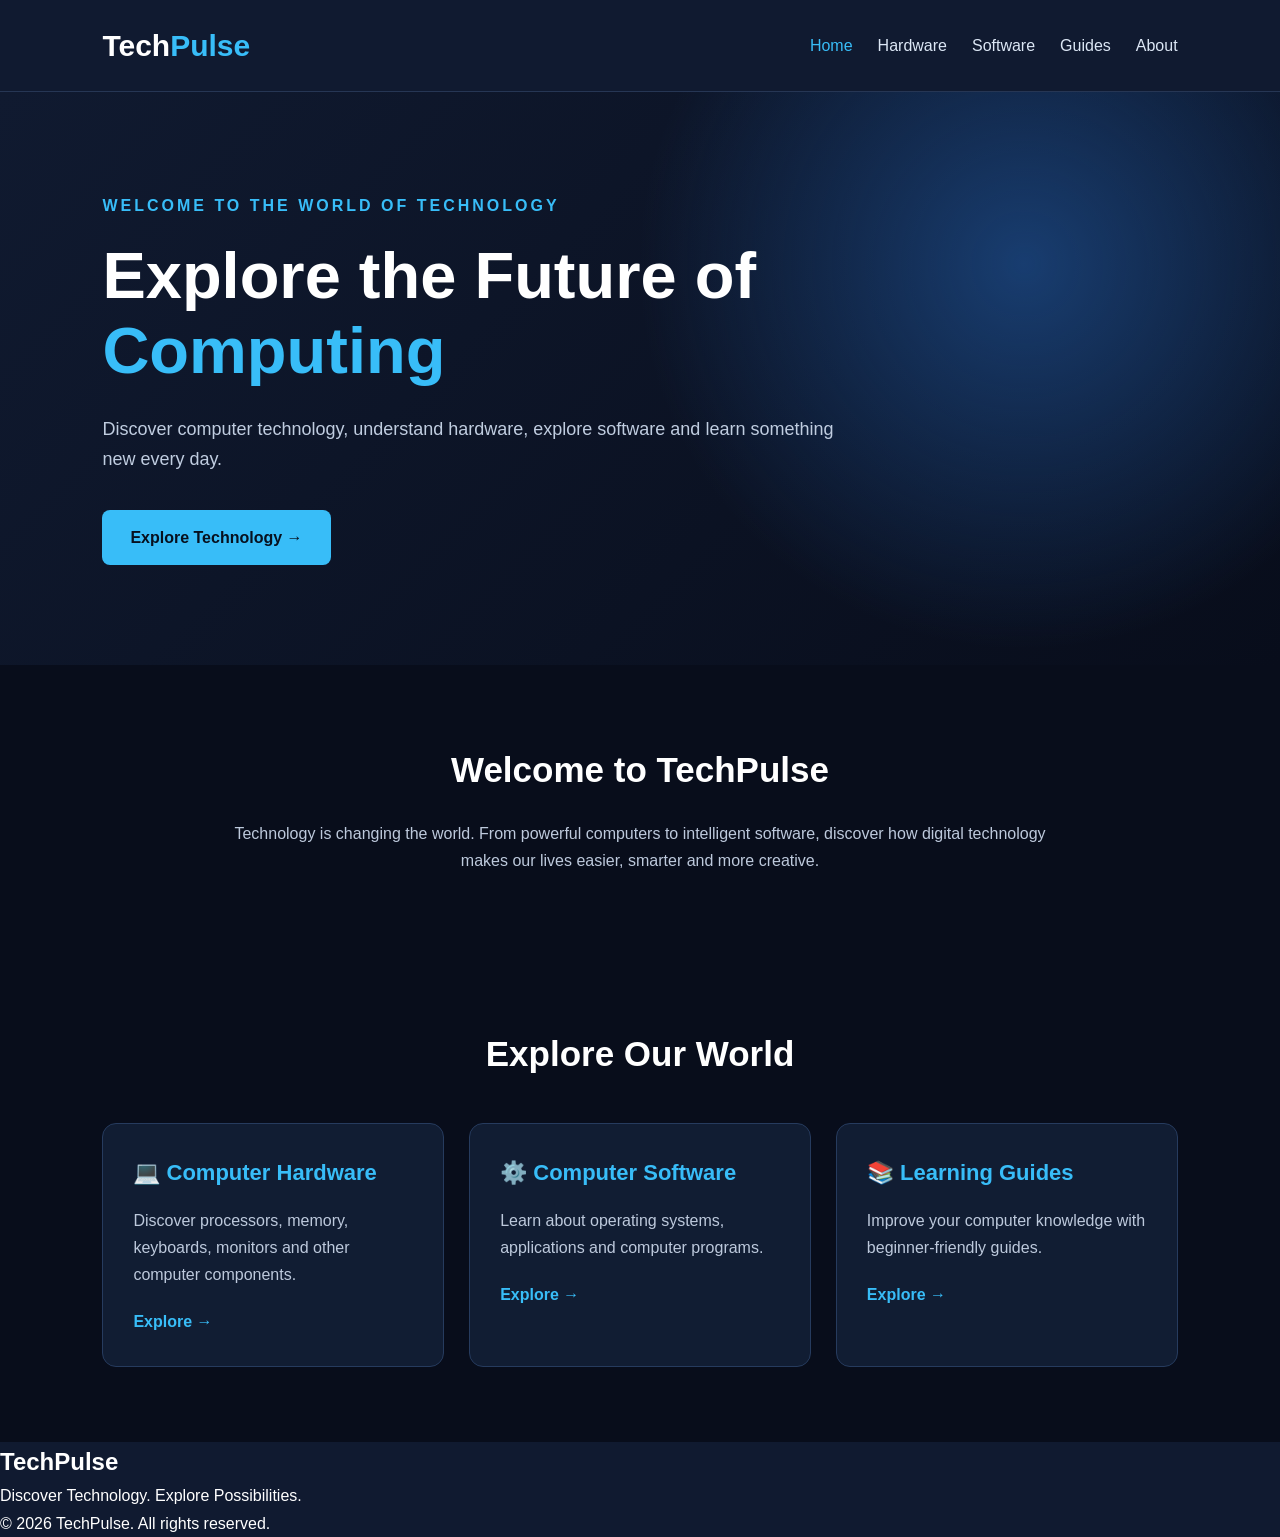
<file: index.html>
<!DOCTYPE html>
<html lang="en">
<head>
    <meta charset="UTF-8">
    <meta name="viewport" content="width=device-width, initial-scale=1.0">

    <title>TechPulse | Explore Technology</title>

    <link rel="stylesheet" href="style.css">
</head>

<body>

    <!-- Navigation -->
    <header>
        <nav class="navbar">
            <h1 class="logo">Tech<span>Pulse</span></h1>

            <ul class="nav-links">
                <li><a href="index.html">Home</a></li>
                <li><a href="hardware.html">Hardware</a></li>
                <li><a href="software.html">Software</a></li>
                <li><a href="guides.html">Guides</a></li>
                <li><a href="about.html">About</a></li>
            </ul>
        </nav>
    </header>

    <!-- Hero Section -->
    <section class="hero">
        <div class="hero-content">
            <p class="tagline">WELCOME TO THE WORLD OF TECHNOLOGY</p>

            <h2>Explore the Future of <span>Computing</span></h2>

            <p>
                Discover computer technology, understand hardware,
                explore software and learn something new every day.
            </p>

            <a href="hardware.html" class="btn">Explore Technology →</a>
        </div>
    </section>

    <!-- Introduction -->
    <section class="section">
        <h2>Welcome to TechPulse</h2>

        <p>
            Technology is changing the world. From powerful computers
            to intelligent software, discover how digital technology
            makes our lives easier, smarter and more creative.
        </p>
    </section>

    <!-- Categories -->
    <section class="section">
        <h2>Explore Our World</h2>

        <div class="card-container">

            <div class="card">
                <h3>💻 Computer Hardware</h3>
                <p>Discover processors, memory, keyboards, monitors
                and other computer components.</p>
                <a href="hardware.html">Explore →</a>
            </div>

            <div class="card">
                <h3>⚙️ Computer Software</h3>
                <p>Learn about operating systems, applications
                and computer programs.</p>
                <a href="software.html">Explore →</a>
            </div>

            <div class="card">
                <h3>📚 Learning Guides</h3>
                <p>Improve your computer knowledge with
                beginner-friendly guides.</p>
                <a href="guides.html">Explore →</a>
            </div>

        </div>
    </section>

    <!-- Footer -->
    <footer>
        <h2>TechPulse</h2>
        <p>Discover Technology. Explore Possibilities.</p>
        <p>© 2026 TechPulse. All rights reserved.</p>
    </footer>

    <script src="script.js"></script>

</body>
</html>
</file>
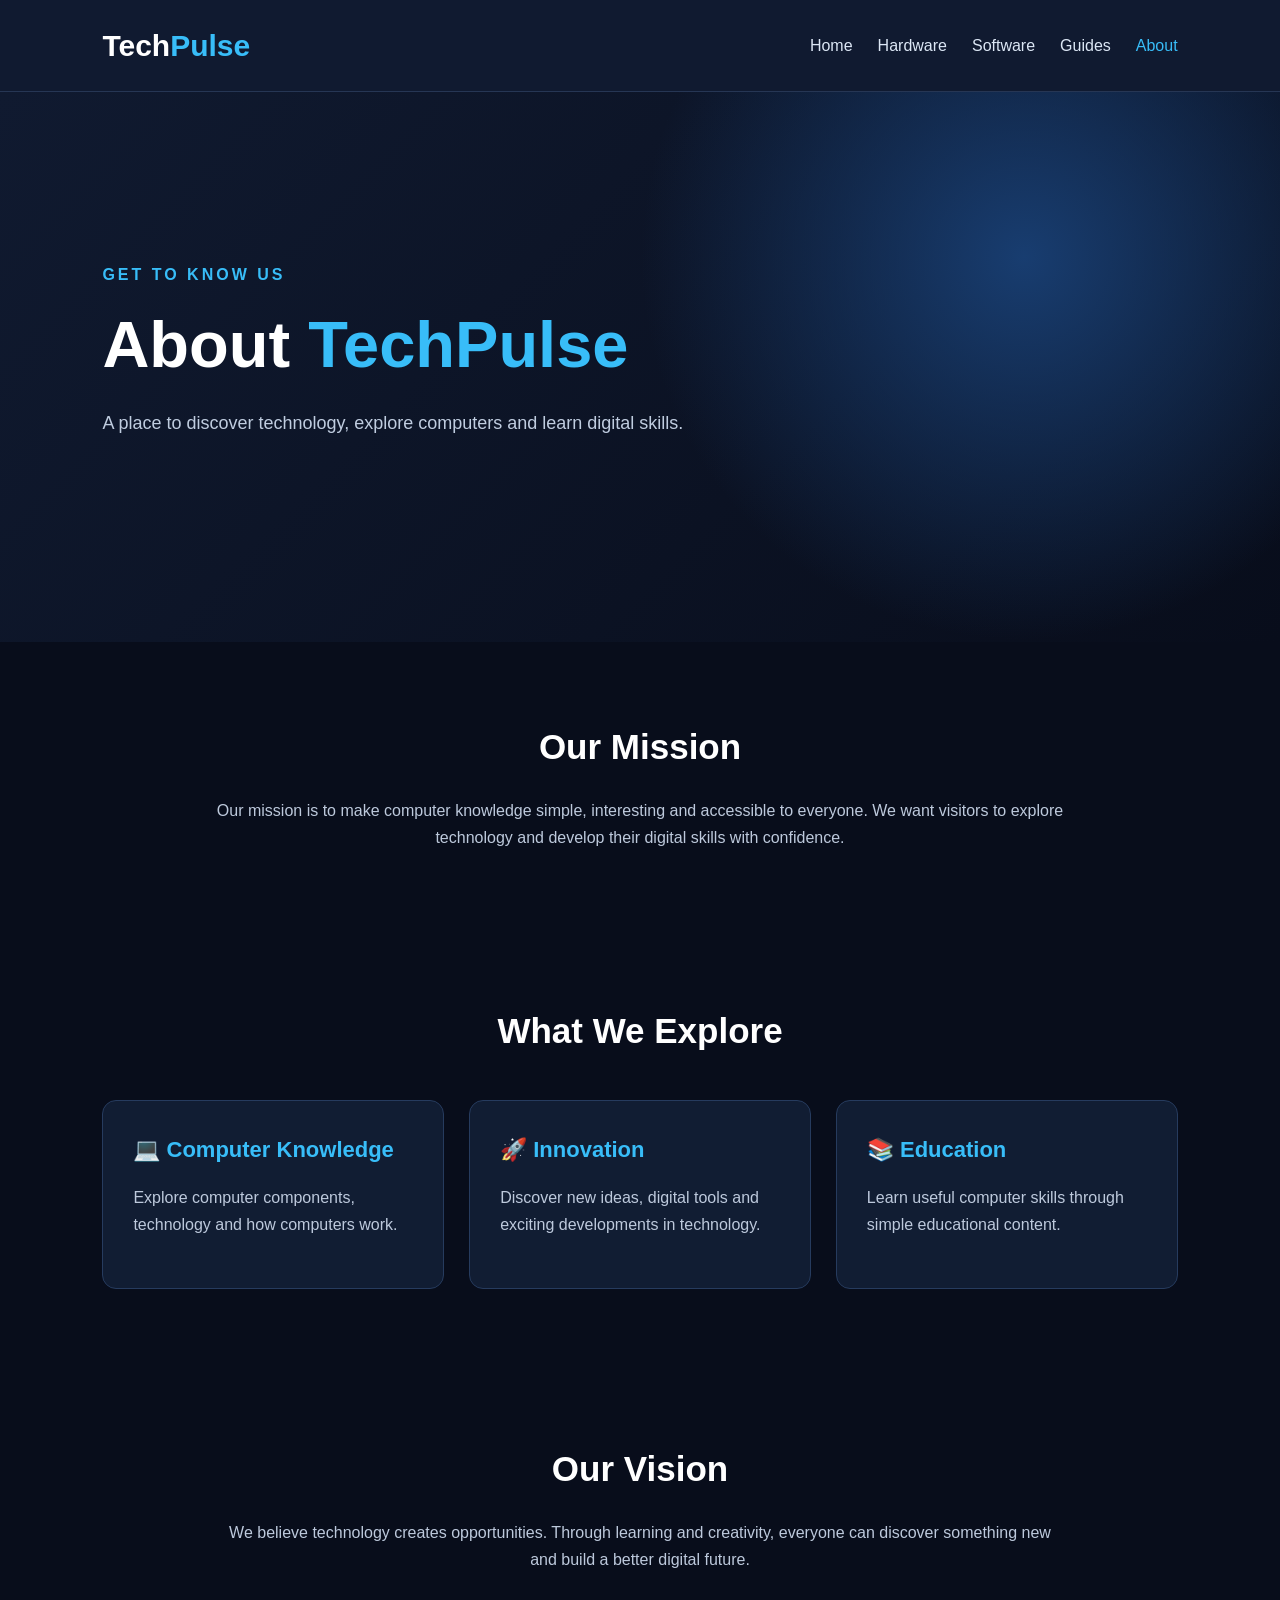
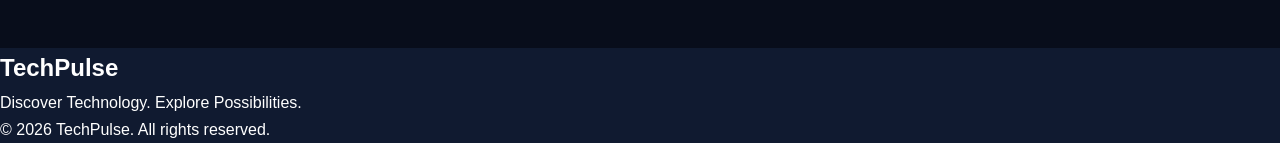
<file: about.html>
<!DOCTYPE html>
<html lang="en">
<head>
    <meta charset="UTF-8">
    <meta name="viewport" content="width=device-width, initial-scale=1.0">
    <title>About Us | TechPulse</title>
    <link rel="stylesheet" href="style.css">
</head>
<body>

<header>
    <nav class="navbar">
        <h1 class="logo">Tech<span>Pulse</span></h1>
        <ul class="nav-links">
            <li><a href="index.html">Home</a></li>
            <li><a href="hardware.html">Hardware</a></li>
            <li><a href="software.html">Software</a></li>
            <li><a href="guides.html">Guides</a></li>
            <li><a href="about.html">About</a></li>
        </ul>
    </nav>
</header>

<section class="hero">
    <div class="hero-content">
        <p class="tagline">GET TO KNOW US</p>
        <h2>About <span>TechPulse</span></h2>
        <p>A place to discover technology, explore computers and learn digital skills.</p>
    </div>
</section>

<section class="section">
    <h2>Our Mission</h2>

    <p>
        Our mission is to make computer knowledge simple,
        interesting and accessible to everyone.
        We want visitors to explore technology and develop
        their digital skills with confidence.
    </p>
</section>

<section class="section">
    <h2>What We Explore</h2>

    <div class="card-container">

        <div class="card">
            <h3>💻 Computer Knowledge</h3>
            <p>Explore computer components, technology and how computers work.</p>
        </div>

        <div class="card">
            <h3>🚀 Innovation</h3>
            <p>Discover new ideas, digital tools and exciting developments in technology.</p>
        </div>

        <div class="card">
            <h3>📚 Education</h3>
            <p>Learn useful computer skills through simple educational content.</p>
        </div>

    </div>
</section>

<section class="section">
    <h2>Our Vision</h2>

    <p>
        We believe technology creates opportunities.
        Through learning and creativity, everyone can
        discover something new and build a better digital future.
    </p>
</section>

<footer>
    <h2>TechPulse</h2>
    <p>Discover Technology. Explore Possibilities.</p>
    <p>© 2026 TechPulse. All rights reserved.</p>
</footer>

<script src="script.js"></script>
</body>
</html>
</file>
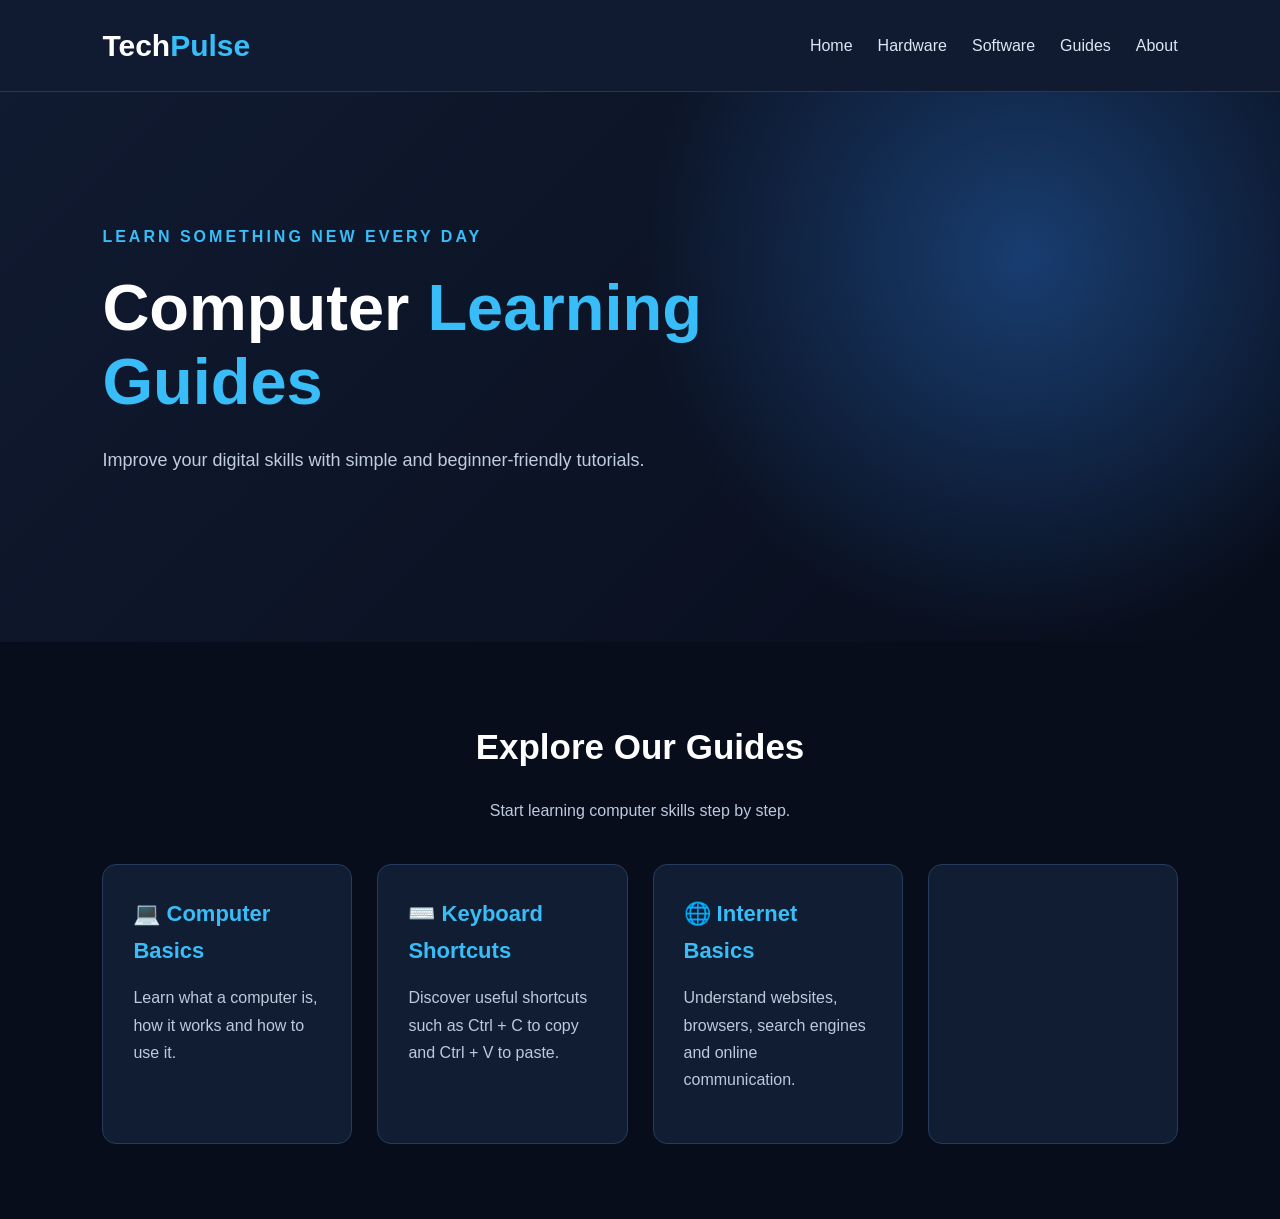
<file: guides.html>
<!DOCTYPE html>
<html lang="en">
<head>
    <meta charset="UTF-8">
    <meta name="viewport" content="width=device-width, initial-scale=1.0">
    <title>Computer Guides | TechPulse</title>
    <link rel="stylesheet" href="style.css">
</head>
<body>

<header>
    <nav class="navbar">
        <h1 class="logo">Tech<span>Pulse</span></h1>
        <ul class="nav-links">
            <li><a href="index.html">Home</a></li>
            <li><a href="hardware.html">Hardware</a></li>
            <li><a href="software.html">Software</a></li>
            <li><a href="guides.html">Guides</a></li>
            <li><a href="about.html">About</a></li>
        </ul>
    </nav>
</header>

<section class="hero">
    <div class="hero-content">
        <p class="tagline">LEARN SOMETHING NEW EVERY DAY</p>
        <h2>Computer <span>Learning Guides</span></h2>
        <p>Improve your digital skills with simple and beginner-friendly tutorials.</p>
    </div>
</section>

<section class="section">
    <h2>Explore Our Guides</h2>
    <p>Start learning computer skills step by step.</p>

    <div class="card-container">

        <div class="card">
            <h3>💻 Computer Basics</h3>
            <p>Learn what a computer is, how it works and how to use it.</p>
        </div>

        <div class="card">
            <h3>⌨️ Keyboard Shortcuts</h3>
            <p>Discover useful shortcuts such as Ctrl + C to copy and Ctrl + V to paste.</p>
        </div>

        <div class="card">
            <h3>🌐 Internet Basics</h3>
            <p>Understand websites, browsers, search engines and online communication.</p>
        </div>

        <div class="card">
            <h3>
</file>
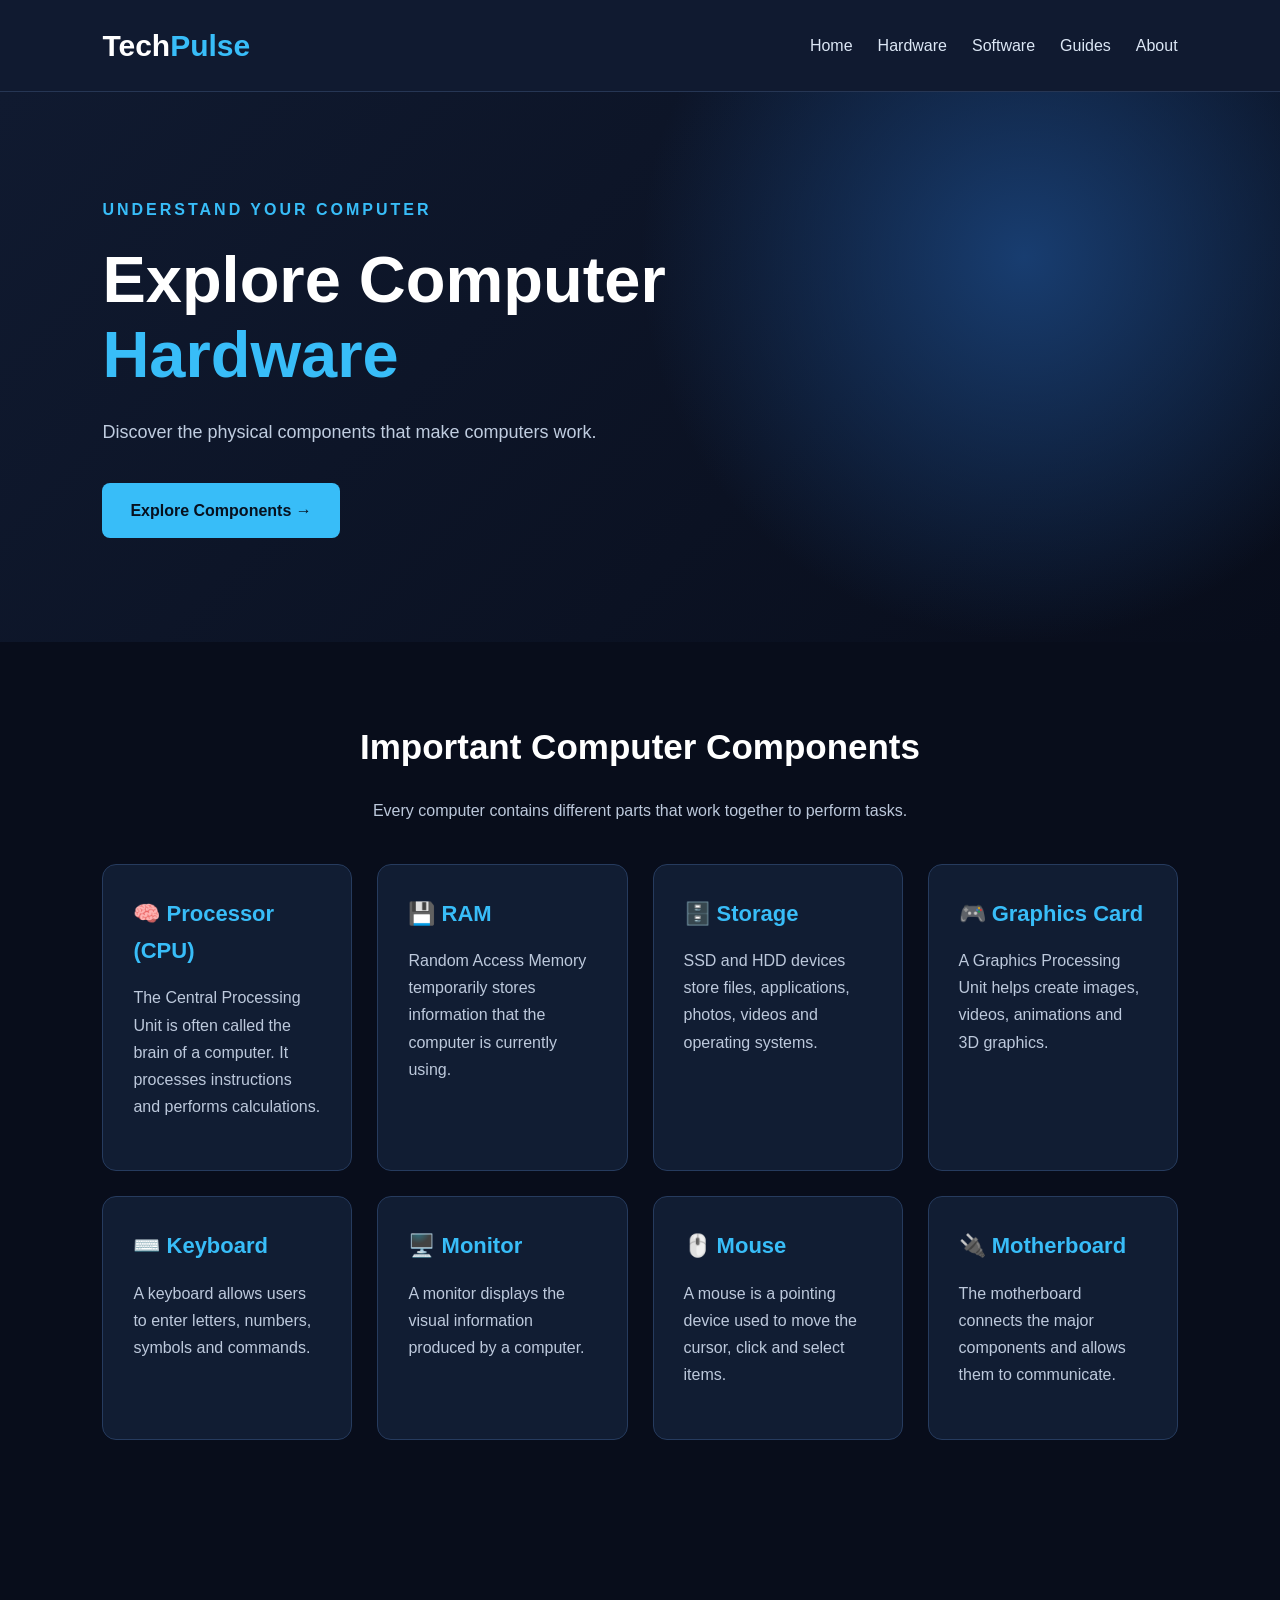
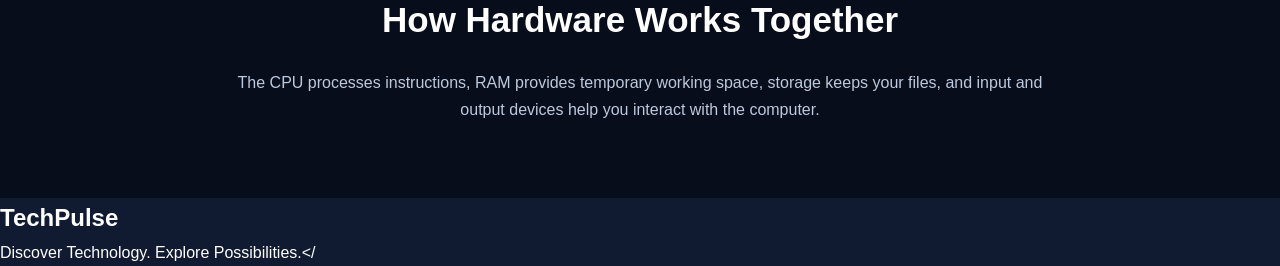
<file: hardware.html>
<!DOCTYPE html>
<html lang="en">
<head>
    <meta charset="UTF-8">
    <meta name="viewport" content="width=device-width, initial-scale=1.0">
    <title>Computer Hardware | TechPulse</title>
    <link rel="stylesheet" href="style.css">
</head>
<body>

<header>
    <nav class="navbar">
        <h1 class="logo">Tech<span>Pulse</span></h1>
        <ul class="nav-links">
            <li><a href="index.html">Home</a></li>
            <li><a href="hardware.html">Hardware</a></li>
            <li><a href="software.html">Software</a></li>
            <li><a href="guides.html">Guides</a></li>
            <li><a href="about.html">About</a></li>
        </ul>
    </nav>
</header>

<section class="hero">
    <div class="hero-content">
        <p class="tagline">UNDERSTAND YOUR COMPUTER</p>
        <h2>Explore Computer <span>Hardware</span></h2>
        <p>Discover the physical components that make computers work.</p>
        <a href="#components" class="btn">Explore Components →</a>
    </div>
</section>

<section class="section" id="components">
    <h2>Important Computer Components</h2>
    <p>Every computer contains different parts that work together to perform tasks.</p>

    <div class="card-container">

        <div class="card">
            <h3>🧠 Processor (CPU)</h3>
            <p>The Central Processing Unit is often called the brain of a computer. It processes instructions and performs calculations.</p>
        </div>

        <div class="card">
            <h3>💾 RAM</h3>
            <p>Random Access Memory temporarily stores information that the computer is currently using.</p>
        </div>

        <div class="card">
            <h3>🗄️ Storage</h3>
            <p>SSD and HDD devices store files, applications, photos, videos and operating systems.</p>
        </div>

        <div class="card">
            <h3>🎮 Graphics Card</h3>
            <p>A Graphics Processing Unit helps create images, videos, animations and 3D graphics.</p>
        </div>

        <div class="card">
            <h3>⌨️ Keyboard</h3>
            <p>A keyboard allows users to enter letters, numbers, symbols and commands.</p>
        </div>

        <div class="card">
            <h3>🖥️ Monitor</h3>
            <p>A monitor displays the visual information produced by a computer.</p>
        </div>

        <div class="card">
            <h3>🖱️ Mouse</h3>
            <p>A mouse is a pointing device used to move the cursor, click and select items.</p>
        </div>

        <div class="card">
            <h3>🔌 Motherboard</h3>
            <p>The motherboard connects the major components and allows them to communicate.</p>
        </div>

    </div>
</section>

<section class="section">
    <h2>How Hardware Works Together</h2>
    <p>
        The CPU processes instructions, RAM provides temporary working space,
        storage keeps your files, and input and output devices help you
        interact with the computer.
    </p>
</section>

<footer>
    <h2>TechPulse</h2>
    <p>Discover Technology. Explore Possibilities.</
</file>
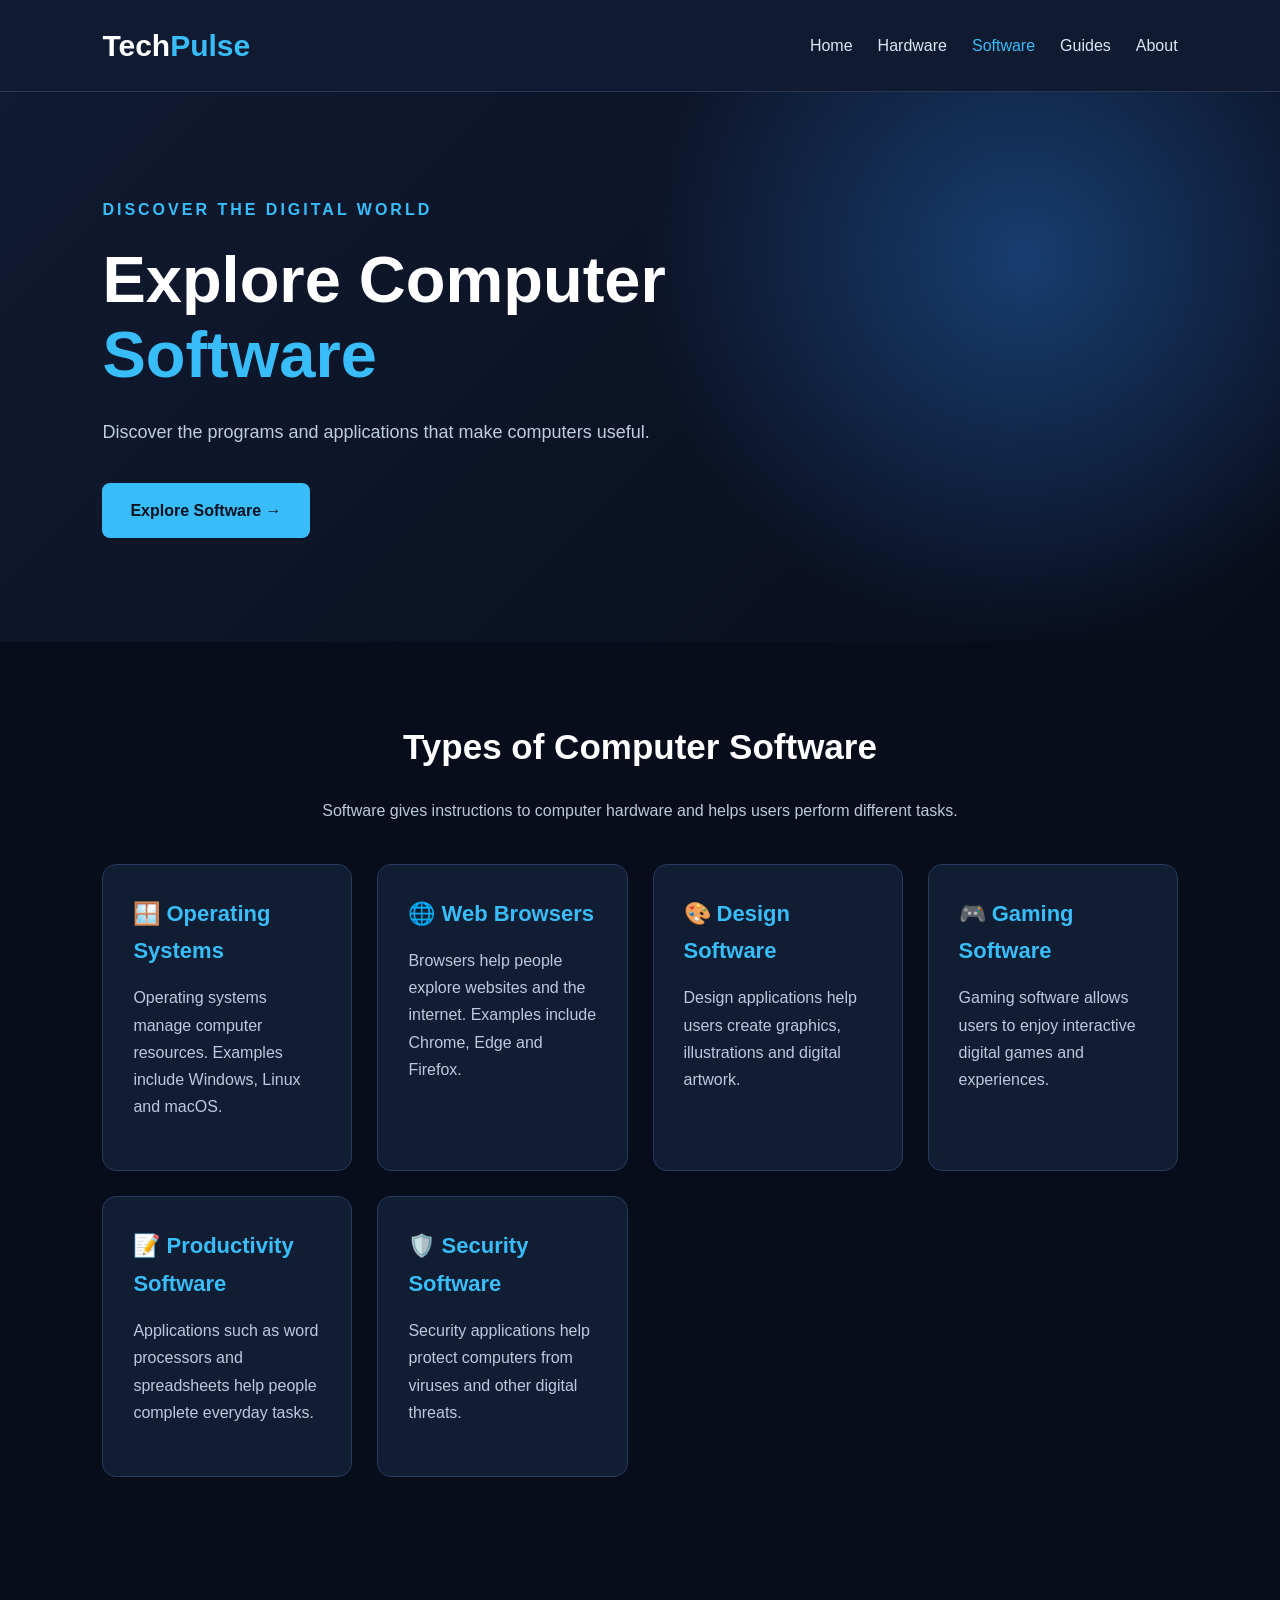
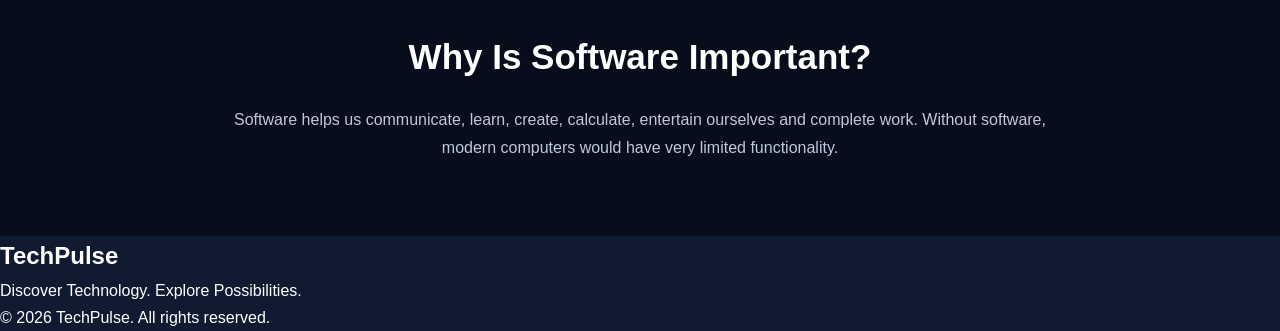
<file: software.html>
<!DOCTYPE html>
<html lang="en">
<head>
    <meta charset="UTF-8">
    <meta name="viewport" content="width=device-width, initial-scale=1.0">
    <title>Computer Software | TechPulse</title>
    <link rel="stylesheet" href="style.css">
</head>
<body>

<header>
    <nav class="navbar">
        <h1 class="logo">Tech<span>Pulse</span></h1>
        <ul class="nav-links">
            <li><a href="index.html">Home</a></li>
            <li><a href="hardware.html">Hardware</a></li>
            <li><a href="software.html">Software</a></li>
            <li><a href="guides.html">Guides</a></li>
            <li><a href="about.html">About</a></li>
        </ul>
    </nav>
</header>

<section class="hero">
    <div class="hero-content">
        <p class="tagline">DISCOVER THE DIGITAL WORLD</p>
        <h2>Explore Computer <span>Software</span></h2>
        <p>Discover the programs and applications that make computers useful.</p>
        <a href="#software" class="btn">Explore Software →</a>
    </div>
</section>

<section class="section" id="software">
    <h2>Types of Computer Software</h2>
    <p>Software gives instructions to computer hardware and helps users perform different tasks.</p>

    <div class="card-container">

        <div class="card">
            <h3>🪟 Operating Systems</h3>
            <p>Operating systems manage computer resources. Examples include Windows, Linux and macOS.</p>
        </div>

        <div class="card">
            <h3>🌐 Web Browsers</h3>
            <p>Browsers help people explore websites and the internet. Examples include Chrome, Edge and Firefox.</p>
        </div>

        <div class="card">
            <h3>🎨 Design Software</h3>
            <p>Design applications help users create graphics, illustrations and digital artwork.</p>
        </div>

        <div class="card">
            <h3>🎮 Gaming Software</h3>
            <p>Gaming software allows users to enjoy interactive digital games and experiences.</p>
        </div>

        <div class="card">
            <h3>📝 Productivity Software</h3>
            <p>Applications such as word processors and spreadsheets help people complete everyday tasks.</p>
        </div>

        <div class="card">
            <h3>🛡️ Security Software</h3>
            <p>Security applications help protect computers from viruses and other digital threats.</p>
        </div>

    </div>
</section>

<section class="section">
    <h2>Why Is Software Important?</h2>
    <p>
        Software helps us communicate, learn, create, calculate,
        entertain ourselves and complete work. Without software,
        modern computers would have very limited functionality.
    </p>
</section>

<footer>
    <h2>TechPulse</h2>
    <p>Discover Technology. Explore Possibilities.</p>
    <p>© 2026 TechPulse. All rights reserved.</p>
</footer>

<script src="script.js"></script>
</body>
</html>
</file>
<file: style.css>
/* =========================
   TECHPULSE WEBSITE DESIGN
========================= */

* {
    margin: 0;
    padding: 0;
    box-sizing: border-box;
}

html {
    scroll-behavior: smooth;
}

body {
    font-family: Arial, sans-serif;
    background: #080d1b;
    color: #ffffff;
    line-height: 1.7;
}

/* NAVIGATION */

header {
    background: #101a30;
    padding: 20px 8%;
    border-bottom: 1px solid #263654;
}

.navbar {
    display: flex;
    justify-content: space-between;
    align-items: center;
    flex-wrap: wrap;
    gap: 20px;
}

.logo {
    font-size: 30px;
    color: #ffffff;
}

.logo span {
    color: #38bdf8;
}

.nav-links {
    display: flex;
    list-style: none;
    gap: 25px;
    flex-wrap: wrap;
}

.nav-links a {
    color: #dce7f5;
    text-decoration: none;
    transition: 0.3s;
}

.nav-links a:hover {
    color: #38bdf8;
}

/* HERO SECTION */

.hero {
    min-height: 550px;
    padding: 100px 8%;
    display: flex;
    align-items: center;
    background:
        radial-gradient(circle at 80% 30%, #183d70, transparent 35%),
        linear-gradient(135deg, #101a30, #080d1b);
}

.hero-content {
    max-width: 750px;
}

.tagline {
    color: #38bdf8;
    font-weight: bold;
    letter-spacing: 3px;
    margin-bottom: 20px;
}

.hero h2 {
    font-size: clamp(38px, 6vw, 65px);
    line-height: 1.15;
    margin-bottom: 25px;
}

.hero h2 span {
    color: #38bdf8;
}

.hero-content > p:not(.tagline) {
    color: #c0cde0;
    font-size: 18px;
    margin-bottom: 35px;
}

/* BUTTON */

.btn {
    display: inline-block;
    background: #38bdf8;
    color: #07111f;
    padding: 14px 28px;
    border-radius: 8px;
    text-decoration: none;
    font-weight: bold;
    transition: 0.3s;
}

.btn:hover {
    background: #7dd3fc;
    transform: translateY(-3px);
}

/* GENERAL SECTIONS */

.section {
    padding: 75px 8%;
    text-align: center;
}

.section h2 {
    font-size: 35px;
    margin-bottom: 20px;
}

.section > p {
    max-width: 850px;
    margin: auto;
    color: #bdc9dc;
}

/* CARDS */

.card-container {
    display: grid;
    grid-template-columns: repeat(auto-fit, minmax(230px, 1fr));
    gap: 25px;
    margin-top: 40px;
    text-align: left;
}

.card {
    background: #111d33;
    border: 1px solid #263b5e;
    border-radius: 14px;
    padding: 30px;
    transition: 0.3s;
}

.card:hover {
    transform: translateY(-8px);
    border-color: #38bdf8;
    box-shadow: 0 10px 30px #00000040;
}

.card h3 {
    color: #38bdf8;
    font-size: 22px;
    margin-bottom: 15px;
}

.card p {
    color: #bdc9dc;
    margin-bottom: 20px;
}

.card a {
    color: #38bdf8;
    text-decoration: none;
    font-weight: bold;
}

/* FOOTER */

footer {
    background: #101a30
</file>
